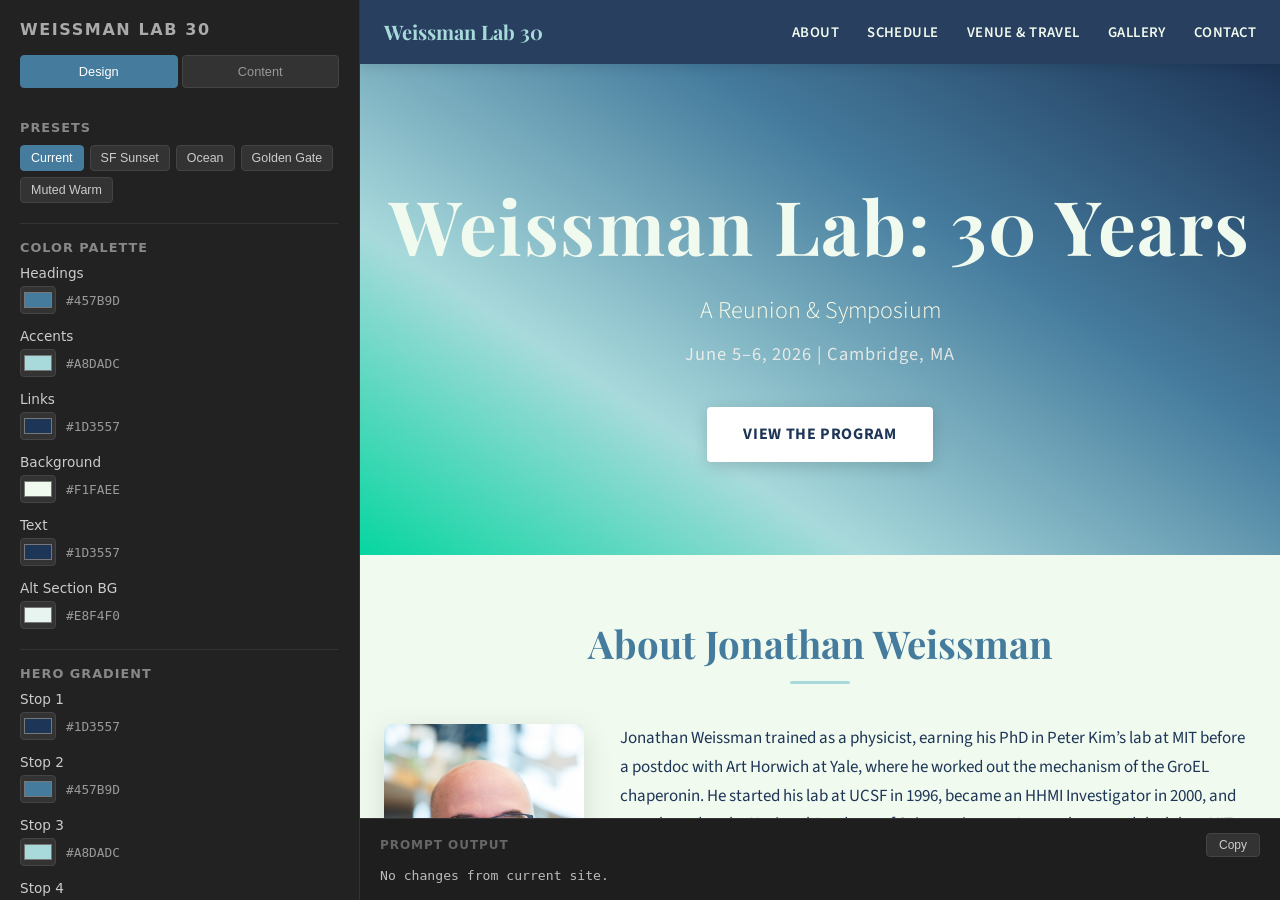
<file: playground.html>
<!DOCTYPE html>
<html lang="en">
<head>
<meta charset="UTF-8">
<meta name="viewport" content="width=device-width, initial-scale=1.0">
<title>Weissman Lab 30 — Design Playground</title>
<style>
  * { margin: 0; padding: 0; box-sizing: border-box; }
  body { font-family: -apple-system, BlinkMacSystemFont, 'Segoe UI', system-ui, sans-serif; background: #1a1a1a; color: #e0e0e0; height: 100vh; overflow: hidden; }

  .layout { display: grid; grid-template-columns: 360px 1fr; height: 100vh; }

  /* Controls panel */
  .controls { background: #222; border-right: 1px solid #333; overflow-y: auto; padding: 20px; }
  .controls h1 { font-size: 1rem; color: #aaa; text-transform: uppercase; letter-spacing: 0.1em; margin-bottom: 16px; }
  .controls h2 { font-size: 0.8rem; color: #888; text-transform: uppercase; letter-spacing: 0.08em; margin: 20px 0 10px; padding-top: 16px; border-top: 1px solid #333; }
  .controls h2:first-of-type { border-top: none; margin-top: 8px; }

  /* Tabs */
  .tabs { display: flex; gap: 4px; margin-bottom: 16px; }
  .tab-btn { flex: 1; background: #333; color: #999; border: 1px solid #444; border-radius: 4px; padding: 8px 4px; font-size: 0.8rem; cursor: pointer; transition: all 0.15s; text-align: center; }
  .tab-btn:hover { background: #444; color: #ccc; }
  .tab-btn.active { background: #457B9D; color: #fff; border-color: #457B9D; }
  .tab-content { display: none; }
  .tab-content.active { display: block; }

  .control-row { margin-bottom: 14px; }
  .control-row label { display: flex; justify-content: space-between; align-items: center; font-size: 0.85rem; color: #ccc; margin-bottom: 5px; }
  .control-row label span.val { font-family: 'SF Mono', 'Fira Code', monospace; font-size: 0.8rem; color: #888; }

  input[type="color"] { width: 36px; height: 28px; border: 1px solid #444; border-radius: 4px; background: #333; cursor: pointer; padding: 1px; }
  .color-control { display: flex; align-items: center; gap: 10px; }
  .color-control span { font-family: 'SF Mono', 'Fira Code', monospace; font-size: 0.8rem; color: #999; }

  input[type="range"] { width: 100%; accent-color: #457B9D; height: 4px; }
  input[type="text"], textarea { width: 100%; background: #2a2a2a; color: #ddd; border: 1px solid #444; border-radius: 4px; padding: 8px 10px; font-size: 0.85rem; font-family: -apple-system, BlinkMacSystemFont, 'Segoe UI', system-ui, sans-serif; }
  input[type="text"]:focus, textarea:focus { outline: none; border-color: #457B9D; }
  textarea { resize: vertical; min-height: 80px; line-height: 1.5; }

  select { width: 100%; background: #333; color: #ddd; border: 1px solid #444; border-radius: 4px; padding: 6px 8px; font-size: 0.85rem; }

  /* Presets */
  .presets { display: flex; flex-wrap: wrap; gap: 6px; margin-bottom: 8px; }
  .preset-btn { background: #333; color: #ccc; border: 1px solid #444; border-radius: 4px; padding: 5px 10px; font-size: 0.78rem; cursor: pointer; transition: all 0.15s; }
  .preset-btn:hover { background: #444; color: #fff; }
  .preset-btn.active { background: #457B9D; color: #fff; border-color: #457B9D; }

  /* Right side */
  .right-panel { display: flex; flex-direction: column; overflow: hidden; }

  /* Preview */
  .preview-wrap { flex: 1; overflow: auto; background: #fff; }
  .preview-wrap iframe { width: 100%; height: 100%; border: none; }

  /* Prompt */
  .prompt-panel { background: #1e1e1e; border-top: 1px solid #333; padding: 14px 20px; max-height: 200px; overflow-y: auto; }
  .prompt-panel h3 { font-size: 0.75rem; color: #666; text-transform: uppercase; letter-spacing: 0.08em; margin-bottom: 8px; display: flex; justify-content: space-between; align-items: center; }
  .prompt-text { font-family: 'SF Mono', 'Fira Code', monospace; font-size: 0.82rem; line-height: 1.6; color: #bbb; white-space: pre-wrap; }
  .copy-btn { background: #333; color: #ccc; border: 1px solid #444; border-radius: 4px; padding: 4px 12px; font-size: 0.75rem; cursor: pointer; transition: all 0.15s; }
  .copy-btn:hover { background: #444; color: #fff; }
  .copy-btn.copied { background: #2A9D8F; color: #fff; border-color: #2A9D8F; }

  .field-label { font-size: 0.82rem; color: #aaa; margin-bottom: 4px; display: block; }
  .text-group { margin-bottom: 16px; }
</style>
</head>
<body>
<div class="layout">
  <div class="controls">
    <h1>Weissman Lab 30</h1>

    <div class="tabs">
      <button class="tab-btn active" onclick="switchTab('design')">Design</button>
      <button class="tab-btn" onclick="switchTab('text')">Content</button>
    </div>

    <!-- DESIGN TAB -->
    <div id="tab-design" class="tab-content active">
      <h2>Presets</h2>
      <div class="presets">
        <button class="preset-btn active" onclick="applyPreset('current')">Current</button>
        <button class="preset-btn" onclick="applyPreset('sf-sunset')">SF Sunset</button>
        <button class="preset-btn" onclick="applyPreset('ocean')">Ocean</button>
        <button class="preset-btn" onclick="applyPreset('golden-gate')">Golden Gate</button>
        <button class="preset-btn" onclick="applyPreset('muted')">Muted Warm</button>
      </div>

      <h2>Color Palette</h2>
      <div class="control-row">
        <label>Headings</label>
        <div class="color-control">
          <input type="color" id="c-coral" value="#457B9D" oninput="update('coral', this.value)">
          <span id="v-coral">#457B9D</span>
        </div>
      </div>
      <div class="control-row">
        <label>Accents</label>
        <div class="color-control">
          <input type="color" id="c-gold" value="#A8DADC" oninput="update('gold', this.value)">
          <span id="v-gold">#A8DADC</span>
        </div>
      </div>
      <div class="control-row">
        <label>Links</label>
        <div class="color-control">
          <input type="color" id="c-teal" value="#1D3557" oninput="update('teal', this.value)">
          <span id="v-teal">#1D3557</span>
        </div>
      </div>
      <div class="control-row">
        <label>Background</label>
        <div class="color-control">
          <input type="color" id="c-cream" value="#F1FAEE" oninput="update('cream', this.value)">
          <span id="v-cream">#F1FAEE</span>
        </div>
      </div>
      <div class="control-row">
        <label>Text</label>
        <div class="color-control">
          <input type="color" id="c-charcoal" value="#1D3557" oninput="update('charcoal', this.value)">
          <span id="v-charcoal">#1D3557</span>
        </div>
      </div>
      <div class="control-row">
        <label>Alt Section BG</label>
        <div class="color-control">
          <input type="color" id="c-graylight" value="#E8F4F0" oninput="update('graylight', this.value)">
          <span id="v-graylight">#E8F4F0</span>
        </div>
      </div>

      <h2>Hero Gradient</h2>
      <div class="control-row">
        <label>Stop 1</label>
        <div class="color-control">
          <input type="color" id="c-grad1" value="#1D3557" oninput="update('grad1', this.value)">
          <span id="v-grad1">#1D3557</span>
        </div>
      </div>
      <div class="control-row">
        <label>Stop 2</label>
        <div class="color-control">
          <input type="color" id="c-grad2" value="#457B9D" oninput="update('grad2', this.value)">
          <span id="v-grad2">#457B9D</span>
        </div>
      </div>
      <div class="control-row">
        <label>Stop 3</label>
        <div class="color-control">
          <input type="color" id="c-grad3" value="#A8DADC" oninput="update('grad3', this.value)">
          <span id="v-grad3">#A8DADC</span>
        </div>
      </div>
      <div class="control-row">
        <label>Stop 4</label>
        <div class="color-control">
          <input type="color" id="c-grad4" value="#06D6A0" oninput="update('grad4', this.value)">
          <span id="v-grad4">#06D6A0</span>
        </div>
      </div>
      <div class="control-row">
        <label>Angle <span class="val" id="v-gradangle">213°</span></label>
        <input type="range" min="0" max="360" value="213" oninput="update('gradAngle', this.value)">
      </div>

      <h2>Typography</h2>
      <div class="control-row">
        <label>Hero Title <span class="val" id="v-herosize">4.7rem</span></label>
        <input type="range" min="2" max="6" step="0.1" value="4.7" oninput="update('heroSize', this.value)">
      </div>
      <div class="control-row">
        <label>Section Heading <span class="val" id="v-h2size">2.4rem</span></label>
        <input type="range" min="1.4" max="3.5" step="0.1" value="2.4" oninput="update('h2Size', this.value)">
      </div>
      <div class="control-row">
        <label>Body Text <span class="val" id="v-bodysize">17px</span></label>
        <input type="range" min="14" max="22" step="1" value="17" oninput="update('bodySize', this.value)">
      </div>

      <h2>Spacing</h2>
      <div class="control-row">
        <label>Section Padding <span class="val" id="v-secpad">64px</span></label>
        <input type="range" min="40" max="120" step="4" value="64" oninput="update('sectionPad', this.value)">
      </div>
      <div class="control-row">
        <label>Nav Height <span class="val" id="v-navheight">64px</span></label>
        <input type="range" min="48" max="80" step="2" value="64" oninput="update('navHeight', this.value)">
      </div>
      <div class="control-row">
        <label>Hero Height <span class="val" id="v-heroheight">60vh</span></label>
        <input type="range" min="30" max="100" step="5" value="60" oninput="update('heroHeight', this.value)">
      </div>

      <h2>Nav Bar</h2>
      <div class="control-row">
        <label>Nav Background</label>
        <div class="color-control">
          <input type="color" id="c-navbg" value="#1D3557" oninput="update('navBg', this.value)">
          <span id="v-navbg">#1D3557</span>
        </div>
      </div>
      <div class="control-row">
        <label>Nav Opacity <span class="val" id="v-navopacity">0.95</span></label>
        <input type="range" min="0.5" max="1" step="0.02" value="0.95" oninput="update('navOpacity', this.value)">
      </div>
    </div>

    <!-- TEXT TAB -->
    <div id="tab-text" class="tab-content">
      <h2>Hero</h2>
      <div class="text-group">
        <span class="field-label">Title</span>
        <input type="text" id="t-heroTitle" value="Weissman Lab: 30 Years" oninput="updateText('heroTitle', this.value)">
      </div>
      <div class="text-group">
        <span class="field-label">Subtitle</span>
        <input type="text" id="t-heroSubtitle" value="A Reunion &amp; Symposium" oninput="updateText('heroSubtitle', this.value)">
      </div>
      <div class="text-group">
        <span class="field-label">Date line</span>
        <input type="text" id="t-heroDate" value="June 5–6, 2026  |  Cambridge, MA" oninput="updateText('heroDate', this.value)">
      </div>
      <div class="text-group">
        <span class="field-label">Button text</span>
        <input type="text" id="t-heroBtn" value="View the Program" oninput="updateText('heroBtn', this.value)">
      </div>

      <h2>About</h2>
      <div class="text-group">
        <span class="field-label">Section heading</span>
        <input type="text" id="t-aboutHeading" value="About Jonathan Weissman" oninput="updateText('aboutHeading', this.value)">
      </div>
      <div class="text-group">
        <span class="field-label">Bio paragraph 1</span>
        <textarea id="t-bio1" oninput="updateText('bio1', this.value)">Jonathan Weissman trained as a physicist, earning his PhD in Peter Kim's lab at MIT before a postdoc with Art Horwich at Yale, where he worked out the mechanism of the GroEL chaperonin. He started his lab at UCSF in 1996, became an HHMI Investigator in 2000, and was elected to the National Academy of Sciences in 2009. In 2020 he moved the lab to MIT and the Whitehead Institute, where he holds the Landon T. Clay Professorship in Biology.</textarea>
      </div>
      <div class="text-group">
        <span class="field-label">Bio paragraph 2</span>
        <textarea id="t-bio2" oninput="updateText('bio2', this.value)">Over three decades, the lab has moved from protein folding and yeast prions to building some of the most widely used tools in modern genomics — ribosome profiling, NET-seq, CRISPRi/CRISPRa, and Perturb-seq — while training generations of scientists who now lead their own labs and companies around the world.</textarea>
      </div>

      <h2>Schedule</h2>
      <div class="text-group">
        <span class="field-label">Friday event</span>
        <textarea id="t-fridayEvent" rows="2" oninput="updateText('fridayEvent', this.value)">Join us at Flat Top Johnny's (1 Kendall Square, Building 200, Cambridge) for an evening of catching up. +1's and families welcome.</textarea>
      </div>
      <div class="text-group">
        <span class="field-label">Saturday symposium</span>
        <textarea id="t-satSymposium" rows="2" oninput="updateText('satSymposium', this.value)">Scientific talks and panel discussions at the Whitehead Institute (455 Main Street, Cambridge).</textarea>
      </div>

      <h2>Gallery</h2>
      <div class="text-group">
        <span class="field-label">Gallery text</span>
        <input type="text" id="t-galleryText" value="Share your favorite Weissman Lab memories! Browse photos from 30 years of science and community, or add your own." oninput="updateText('galleryText', this.value)">
      </div>
      <div class="text-group">
        <span class="field-label">Button text</span>
        <input type="text" id="t-galleryBtn" value="View &amp; Add Photos" oninput="updateText('galleryBtn', this.value)">
      </div>

      <h2>Contact</h2>
      <div class="text-group">
        <span class="field-label">Contact intro</span>
        <input type="text" id="t-contactIntro" value="This event is organized by members of the Weissman Lab community." oninput="updateText('contactIntro', this.value)">
      </div>
      <div class="text-group">
        <span class="field-label">Footer text</span>
        <input type="text" id="t-footerText" value="Made with care for 30 years of science and community." oninput="updateText('footerText', this.value)">
      </div>
    </div>
  </div>

  <div class="right-panel">
    <div class="preview-wrap">
      <iframe id="preview"></iframe>
    </div>
    <div class="prompt-panel">
      <h3>Prompt Output <button class="copy-btn" id="copyBtn" onclick="copyPrompt()">Copy</button></h3>
      <div class="prompt-text" id="promptOutput"></div>
    </div>
  </div>
</div>

<script>
// --- Tabs ---
function switchTab(name) {
  document.querySelectorAll('.tab-btn').forEach(b => b.classList.remove('active'));
  document.querySelectorAll('.tab-content').forEach(t => t.classList.remove('active'));
  document.getElementById('tab-' + name).classList.add('active');
  event.target.classList.add('active');
}

// --- Defaults (matching current site) ---
const DEFAULTS = {
  coral: '#457B9D', gold: '#A8DADC', teal: '#1D3557',
  cream: '#F1FAEE', charcoal: '#1D3557', graylight: '#E8F4F0',
  grad1: '#1D3557', grad2: '#457B9D', grad3: '#A8DADC', grad4: '#06D6A0',
  gradAngle: 213,
  heroSize: 4.7, h2Size: 2.4, bodySize: 17,
  sectionPad: 64, navHeight: 64, heroHeight: 60,
  navBg: '#1D3557', navOpacity: 0.95
};

const TEXT_DEFAULTS = {
  heroTitle: 'Weissman Lab: 30 Years',
  heroSubtitle: 'A Reunion & Symposium',
  heroDate: 'June 5\u20136, 2026  |  Cambridge, MA',
  heroBtn: 'View the Program',
  aboutHeading: 'About Jonathan Weissman',
  bio1: 'Jonathan Weissman trained as a physicist, earning his PhD in Peter Kim\u2019s lab at MIT before a postdoc with Art Horwich at Yale, where he worked out the mechanism of the GroEL chaperonin. He started his lab at UCSF in 1996, became an HHMI Investigator in 2000, and was elected to the National Academy of Sciences in 2009. In 2020 he moved the lab to MIT and the Whitehead Institute, where he holds the Landon T. Clay Professorship in Biology.',
  bio2: 'Over three decades, the lab has moved from protein folding and yeast prions to building some of the most widely used tools in modern genomics \u2014 ribosome profiling, NET-seq, CRISPRi/CRISPRa, and Perturb-seq \u2014 while training generations of scientists who now lead their own labs and companies around the world.',
  fridayEvent: 'Join us at Flat Top Johnny\u2019s (1 Kendall Square, Building 200, Cambridge) for an evening of catching up. +1\u2019s and families welcome.',
  satSymposium: 'Scientific talks and panel discussions at the Whitehead Institute (455 Main Street, Cambridge).',
  galleryText: 'Share your favorite Weissman Lab memories! Browse photos from 30 years of science and community, or add your own.',
  galleryBtn: 'View & Add Photos',
  contactIntro: 'This event is organized by members of the Weissman Lab community.',
  footerText: 'Made with care for 30 years of science and community.'
};

const PRESETS = {
  'current': { ...DEFAULTS },
  'sf-sunset': {
    coral: '#E85D3A', gold: '#F2A922', teal: '#2A9D8F',
    cream: '#FFF9F5', charcoal: '#2C2C2C', graylight: '#FFF3EC',
    grad1: '#FF6B35', grad2: '#F7931E', grad3: '#FFD23F', grad4: '#06D6A0',
    gradAngle: 135, heroSize: 4.7, h2Size: 2.4, bodySize: 17,
    sectionPad: 64, navHeight: 64, heroHeight: 60, navBg: '#1a1a2e', navOpacity: 0.95
  },
  'ocean': {
    coral: '#457B9D', gold: '#A8DADC', teal: '#1D3557',
    cream: '#F1FAEE', charcoal: '#1D3557', graylight: '#E8F4F0',
    grad1: '#1D3557', grad2: '#457B9D', grad3: '#A8DADC', grad4: '#06D6A0',
    gradAngle: 213, heroSize: 4.7, h2Size: 2.4, bodySize: 17,
    sectionPad: 64, navHeight: 64, heroHeight: 60, navBg: '#1D3557', navOpacity: 0.95
  },
  'golden-gate': {
    coral: '#C1440E', gold: '#E8740C', teal: '#5B8C5A',
    cream: '#FFF8F0', charcoal: '#2C2C2C', graylight: '#F5EDE4',
    grad1: '#8B1A1A', grad2: '#C1440E', grad3: '#E8740C', grad4: '#2C5F2D',
    gradAngle: 135, heroSize: 4.7, h2Size: 2.4, bodySize: 17,
    sectionPad: 64, navHeight: 64, heroHeight: 60, navBg: '#2C2C2C', navOpacity: 0.92
  },
  'muted': {
    coral: '#C17856', gold: '#D4A96A', teal: '#6B9080',
    cream: '#FAF6F1', charcoal: '#3D3D3D', graylight: '#F0EBE3',
    grad1: '#C17856', grad2: '#D4A96A', grad3: '#E8CFA0', grad4: '#6B9080',
    gradAngle: 140, heroSize: 4.7, h2Size: 2.4, bodySize: 17,
    sectionPad: 64, navHeight: 64, heroHeight: 60, navBg: '#3D3D3D', navOpacity: 0.94
  }
};

const state = { ...DEFAULTS };
const text = { ...TEXT_DEFAULTS };

function update(key, val) {
  if (['gradAngle','heroSize','h2Size','bodySize','sectionPad','navHeight','heroHeight','navOpacity'].includes(key)) {
    state[key] = parseFloat(val);
  } else {
    state[key] = val;
  }
  syncUI();
  renderPreview();
  updatePrompt();
}

function updateText(key, val) {
  text[key] = val;
  renderPreview();
  updatePrompt();
}

function applyPreset(name) {
  Object.assign(state, PRESETS[name]);
  document.querySelectorAll('.preset-btn').forEach(b => b.classList.remove('active'));
  event.target.classList.add('active');
  syncUI();
  renderPreview();
  updatePrompt();
}

function syncUI() {
  const colorKeys = ['coral','gold','teal','cream','charcoal','graylight','grad1','grad2','grad3','grad4','navBg'];
  colorKeys.forEach(k => {
    const el = document.getElementById('c-' + k.toLowerCase());
    const vl = document.getElementById('v-' + k.toLowerCase());
    if (el) el.value = state[k];
    if (vl) vl.textContent = state[k];
  });
  document.getElementById('v-gradangle').textContent = state.gradAngle + '\u00B0';
  document.getElementById('v-herosize').textContent = state.heroSize + 'rem';
  document.getElementById('v-h2size').textContent = state.h2Size + 'rem';
  document.getElementById('v-bodysize').textContent = state.bodySize + 'px';
  document.getElementById('v-secpad').textContent = state.sectionPad + 'px';
  document.getElementById('v-navheight').textContent = state.navHeight + 'px';
  document.getElementById('v-heroheight').textContent = state.heroHeight + 'vh';
  document.getElementById('v-navopacity').textContent = state.navOpacity;
  const sliders = document.querySelectorAll('#tab-design input[type="range"]');
  const sliderMap = { 0: 'gradAngle', 1: 'heroSize', 2: 'h2Size', 3: 'bodySize', 4: 'sectionPad', 5: 'navHeight', 6: 'heroHeight', 7: 'navOpacity' };
  sliders.forEach((s, i) => { if (sliderMap[i] !== undefined) s.value = state[sliderMap[i]]; });
}

function esc(s) { return s.replace(/&/g,'&amp;').replace(/</g,'&lt;').replace(/>/g,'&gt;').replace(/"/g,'&quot;'); }

function hexToRgba(hex, alpha) {
  const r = parseInt(hex.slice(1,3), 16);
  const g = parseInt(hex.slice(3,5), 16);
  const b = parseInt(hex.slice(5,7), 16);
  return `rgba(${r},${g},${b},${alpha})`;
}

function renderPreview() {
  const iframe = document.getElementById('preview');
  const gradient = `linear-gradient(${state.gradAngle}deg, ${state.grad1} 0%, ${state.grad2} 35%, ${state.grad3} 70%, ${state.grad4} 100%)`;
  const navBgRgba = hexToRgba(state.navBg, state.navOpacity);

  const html = `<!DOCTYPE html>
<html><head>
<link rel="preconnect" href="https://fonts.googleapis.com">
<link rel="preconnect" href="https://fonts.gstatic.com" crossorigin>
<link href="https://fonts.googleapis.com/css2?family=Playfair+Display:wght@400;700&family=Source+Sans+3:wght@300;400;600;700&display=swap" rel="stylesheet">
<style>
*{margin:0;padding:0;box-sizing:border-box}
html{scroll-behavior:smooth}
body{font-family:'Source Sans 3',sans-serif;color:${state.charcoal};background:${state.cream};line-height:1.7;font-size:${state.bodySize}px}
h1,h2,h3,h4{font-family:'Playfair Display',Georgia,serif;line-height:1.3}
a{color:${state.teal};text-decoration:none}
a:hover{color:${state.coral}}
img{max-width:100%;height:auto}
.container{max-width:1100px;margin:0 auto;padding:0 24px}
section{padding:${state.sectionPad}px 0}
section:nth-child(even){background:${state.graylight}}
h2{font-size:${state.h2Size}rem;margin-bottom:12px;color:${state.coral};text-align:center}
h2::after{content:'';display:block;width:60px;height:3px;background:${state.gold};margin:12px auto 40px;border-radius:2px}

#navbar{position:sticky;top:0;z-index:1000;background:${navBgRgba};backdrop-filter:blur(8px);box-shadow:0 2px 12px rgba(0,0,0,0.12)}
.nav-container{max-width:1100px;margin:0 auto;padding:0 24px;display:flex;align-items:center;justify-content:space-between;height:${state.navHeight}px}
.nav-logo{font-family:'Playfair Display',serif;font-size:1.25rem;color:${state.gold}!important;font-weight:700}
.nav-links{list-style:none;display:flex;gap:28px}
.nav-links a{color:${state.cream};font-size:0.92rem;font-weight:600;letter-spacing:0.03em;text-transform:uppercase;text-decoration:none}

#hero{position:relative;min-height:${state.heroHeight}vh;display:flex;align-items:center;justify-content:center;text-align:center;background:${gradient};padding:80px 24px 60px;overflow:hidden}
#hero h1{font-size:${state.heroSize}rem;color:${state.cream};margin-bottom:16px;letter-spacing:0.02em}
.hero-subtitle{font-size:1.5rem;color:#FFFDE7;font-weight:300;margin-bottom:8px}
.hero-date{font-size:1.15rem;color:rgba(255,248,240,0.8);margin-bottom:36px;letter-spacing:0.05em}
.btn{display:inline-block;padding:14px 36px;background:white;color:${state.charcoal};font-weight:700;font-size:1rem;border-radius:4px;letter-spacing:0.04em;text-transform:uppercase;box-shadow:0 4px 16px rgba(0,0,0,0.15);text-decoration:none}

.about-grid{display:grid;grid-template-columns:200px 1fr;gap:36px;align-items:start}
.about-photo img{border-radius:8px;box-shadow:0 8px 30px rgba(0,0,0,0.12)}
.about-text p{margin-bottom:16px}
.about-text h3{font-size:1.4rem;color:${state.coral};margin:28px 0 12px}
.milestones{list-style:none;border-left:3px solid ${state.gold};padding-left:20px}
.milestones li{margin-bottom:10px;position:relative}
.milestones li::before{content:'';position:absolute;left:-26px;top:10px;width:10px;height:10px;background:${state.gold};border-radius:50%}

.schedule-grid{display:grid;grid-template-columns:1fr 1fr;gap:40px}
.schedule-day h3{font-size:1.5rem;color:${state.coral};margin-bottom:20px;padding-bottom:10px;border-bottom:2px solid ${state.gold}}
.schedule-event{display:flex;gap:16px;margin-bottom:24px}
.event-time{flex-shrink:0;width:140px;font-weight:700;color:${state.gold};font-size:0.95rem}
.event-details strong{display:block;font-size:1.1rem;margin-bottom:4px}
.event-details p{color:#555;font-size:0.95rem}

.venue-grid{display:grid;grid-template-columns:1fr 1fr;gap:40px;align-items:start}
.venue-info h3{font-size:1.3rem;color:${state.coral};margin:24px 0 8px}
.venue-info h3:first-child{margin-top:0}
.venue-address{font-weight:600;color:${state.teal};margin-bottom:10px}
.hotel-list{list-style:none;padding:0}
.hotel-list li{padding:6px 0;border-bottom:1px solid rgba(0,0,0,0.06)}

.gallery-cta{text-align:center;margin-top:32px}
.btn-gallery{font-size:1.1rem;padding:16px 44px}

.organizers-grid{display:grid;grid-template-columns:repeat(3,1fr);gap:24px;margin-top:30px}
.organizer-card{background:white;border-radius:8px;padding:24px;text-align:center;box-shadow:0 2px 12px rgba(0,0,0,0.06)}
.organizer-card h4{color:${state.coral};margin-bottom:6px}
.contact-email{text-align:center;margin-top:32px;font-size:1.1rem}
.contact-email a{font-weight:600}
.draft-note{margin-top:20px;font-size:0.85rem;color:#999;font-style:italic}
.section-note{text-align:center;color:#888;font-style:italic;margin-bottom:30px}

footer{background:${state.charcoal};color:rgba(255,248,240,0.6);text-align:center;padding:28px 24px;font-size:0.9rem}
.footer-credit{margin-top:8px;font-size:0.8rem;opacity:0.6}
.footer-credit a{color:rgba(255,248,240,0.8)}
</style></head><body>
<nav id="navbar"><div class="nav-container">
<a class="nav-logo">Weissman Lab 30</a>
<ul class="nav-links"><li><a>About</a></li><li><a>Schedule</a></li><li><a>Venue &amp; Travel</a></li><li><a>Gallery</a></li><li><a>Contact</a></li></ul>
</div></nav>

<section id="hero">
<div style="position:relative;z-index:1">
<h1>${esc(text.heroTitle)}</h1>
<p class="hero-subtitle">${esc(text.heroSubtitle)}</p>
<p class="hero-date">${esc(text.heroDate)}</p>
<a class="btn">${esc(text.heroBtn)}</a>
</div>
</section>

<section id="about"><div class="container">
<h2>${esc(text.aboutHeading)}</h2>
<div class="about-grid">
<div class="about-photo"><img src="images/jonathan.jpg" alt="Jonathan Weissman"></div>
<div class="about-text">
<p>${esc(text.bio1)}</p>
<p>${esc(text.bio2)}</p>
<h3>Lab Milestones</h3>
<ul class="milestones">
<li><strong>1996</strong> — Lab opens at UCSF</li>
<li><strong>2000</strong> — Named HHMI Investigator</li>
<li><strong>2009</strong> — Elected to the National Academy of Sciences</li>
<li><strong>2020</strong> — Lab moves to MIT &amp; the Whitehead Institute</li>
<li><strong>2026</strong> — 30th anniversary!</li>
</ul>
<p class="draft-note">Bio and milestones drafted by Claude.</p>
</div></div></div></section>

<section id="schedule"><div class="container">
<h2>Schedule</h2>
<div class="schedule-grid">
<div class="schedule-day"><h3>Friday, June 5</h3>
<div class="schedule-event"><span class="event-time">6:00 PM</span><div class="event-details"><strong>Informal Gathering</strong><p>${esc(text.fridayEvent)}</p></div></div>
</div>
<div class="schedule-day"><h3>Saturday, June 6</h3>
<div class="schedule-event"><span class="event-time">9:00 AM – 5:00 PM</span><div class="event-details"><strong>Symposium</strong><p>${esc(text.satSymposium)}</p></div></div>
<div class="schedule-event"><span class="event-time">6:00 PM</span><div class="event-details"><strong>Dinner</strong><p>Location TBD — details to follow.</p></div></div>
<div class="schedule-event"><span class="event-time">9:00 PM – late</span><div class="event-details"><strong>Optional Social</strong><p>Location TBD — keep the celebration going.</p></div></div>
</div></div></div></section>

<section id="venue"><div class="container">
<h2>Venue &amp; Travel</h2>
<div class="venue-grid">
<div class="venue-info">
<h3>Whitehead Institute for Biomedical Research</h3>
<p class="venue-address">455 Main Street, Cambridge, MA 02142</p>
<p>Located in the heart of Kendall Square, a short walk from the Kendall/MIT Red Line T stop.</p>
<h3>Nearby Hotels</h3>
<ul class="hotel-list">
<li><strong>The Kendall Hotel</strong> — 350 Main St</li>
<li><strong>Le Méridien Boston Cambridge</strong> — 20 Sidney St</li>
<li><strong>Marriott Cambridge</strong> — 50 Broadway</li>
</ul>
<p class="section-note">We recommend booking early!</p>
</div>
<div style="background:#ddd;height:300px;border-radius:8px;display:flex;align-items:center;justify-content:center;color:#888">Map</div>
</div></div></section>

<section id="gallery"><div class="container">
<h2>Gallery</h2>
<p style="text-align:center">${esc(text.galleryText)}</p>
<div class="gallery-cta"><a class="btn btn-gallery">${esc(text.galleryBtn)}</a></div>
</div></section>

<section id="contact"><div class="container">
<h2>Contact &amp; Organizers</h2>
<p style="text-align:center">${esc(text.contactIntro)}</p>
<div class="organizers-grid">
<div class="organizer-card"><h4>Britt Adamson</h4></div>
<div class="organizer-card"><h4>Irina Cashen</h4></div>
<div class="organizer-card"><h4>Stirling Churchman</h4></div>
<div class="organizer-card"><h4>Tessa Dinnie</h4></div>
<div class="organizer-card"><h4>Marco Jost</h4></div>
<div class="organizer-card"><h4>Karina Smolyar</h4></div>
</div>
<p class="contact-email">Questions? Email <a>weissman.30th.reunion@gmail.com</a></p>
</div></section>

<footer><div class="container">
<p>&copy; 2026 Weissman Lab. ${esc(text.footerText)}</p>
<p class="footer-credit">This site was made by <a>Claude</a>.</p>
</div></footer>
</body></html>`;

  iframe.srcdoc = html;
}

function updatePrompt() {
  const parts = [];
  const d = DEFAULTS;

  // Design changes
  const colorChanges = [];
  if (state.coral !== d.coral) colorChanges.push(`headings to ${state.coral}`);
  if (state.gold !== d.gold) colorChanges.push(`accents to ${state.gold}`);
  if (state.teal !== d.teal) colorChanges.push(`links to ${state.teal}`);
  if (state.cream !== d.cream) colorChanges.push(`background to ${state.cream}`);
  if (state.charcoal !== d.charcoal) colorChanges.push(`text color to ${state.charcoal}`);
  if (state.graylight !== d.graylight) colorChanges.push(`alternating section background to ${state.graylight}`);
  if (colorChanges.length) parts.push('Change the color palette: ' + colorChanges.join(', ') + '.');

  const gradChanged = state.grad1 !== d.grad1 || state.grad2 !== d.grad2 || state.grad3 !== d.grad3 || state.grad4 !== d.grad4 || state.gradAngle !== d.gradAngle;
  if (gradChanged) {
    parts.push(`Update the hero gradient to: linear-gradient(${state.gradAngle}deg, ${state.grad1} 0%, ${state.grad2} 35%, ${state.grad3} 70%, ${state.grad4} 100%).`);
  }

  const typoChanges = [];
  if (state.heroSize !== d.heroSize) typoChanges.push(`hero title to ${state.heroSize}rem`);
  if (state.h2Size !== d.h2Size) typoChanges.push(`section headings to ${state.h2Size}rem`);
  if (state.bodySize !== d.bodySize) typoChanges.push(`body text to ${state.bodySize}px`);
  if (typoChanges.length) parts.push('Adjust font sizes: ' + typoChanges.join(', ') + '.');

  const spaceChanges = [];
  if (state.sectionPad !== d.sectionPad) spaceChanges.push(`section padding to ${state.sectionPad}px`);
  if (state.navHeight !== d.navHeight) spaceChanges.push(`nav height to ${state.navHeight}px`);
  if (state.heroHeight !== d.heroHeight) spaceChanges.push(`hero height to ${state.heroHeight}vh`);
  if (spaceChanges.length) parts.push('Change spacing: ' + spaceChanges.join(', ') + '.');

  const navChanged = state.navBg !== d.navBg || state.navOpacity !== d.navOpacity;
  if (navChanged) {
    parts.push(`Update nav bar background to ${state.navBg} at ${state.navOpacity} opacity.`);
  }

  // Text changes
  const td = TEXT_DEFAULTS;
  const textChanges = [];
  if (text.heroTitle !== td.heroTitle) textChanges.push(`Change the hero title to: "${text.heroTitle}"`);
  if (text.heroSubtitle !== td.heroSubtitle) textChanges.push(`Change the hero subtitle to: "${text.heroSubtitle}"`);
  if (text.heroDate !== td.heroDate) textChanges.push(`Change the hero date line to: "${text.heroDate}"`);
  if (text.heroBtn !== td.heroBtn) textChanges.push(`Change the hero button text to: "${text.heroBtn}"`);
  if (text.aboutHeading !== td.aboutHeading) textChanges.push(`Change the About section heading to: "${text.aboutHeading}"`);
  if (text.bio1 !== td.bio1) textChanges.push(`Change bio paragraph 1 to: "${text.bio1}"`);
  if (text.bio2 !== td.bio2) textChanges.push(`Change bio paragraph 2 to: "${text.bio2}"`);
  if (text.fridayEvent !== td.fridayEvent) textChanges.push(`Change Friday event description to: "${text.fridayEvent}"`);
  if (text.satSymposium !== td.satSymposium) textChanges.push(`Change Saturday symposium description to: "${text.satSymposium}"`);
  if (text.galleryText !== td.galleryText) textChanges.push(`Change gallery text to: "${text.galleryText}"`);
  if (text.galleryBtn !== td.galleryBtn) textChanges.push(`Change gallery button text to: "${text.galleryBtn}"`);
  if (text.contactIntro !== td.contactIntro) textChanges.push(`Change contact intro to: "${text.contactIntro}"`);
  if (text.footerText !== td.footerText) textChanges.push(`Change footer text to: "${text.footerText}"`);

  if (textChanges.length) parts.push('Text changes:\n' + textChanges.join('\n'));

  const output = document.getElementById('promptOutput');
  if (parts.length === 0) {
    output.textContent = 'No changes from current site.';
  } else {
    output.textContent = 'Update the Weissman Lab 30 site:\n\n' + parts.join('\n\n');
  }
}

function copyPrompt() {
  const txt = document.getElementById('promptOutput').textContent;
  navigator.clipboard.writeText(txt);
  const btn = document.getElementById('copyBtn');
  btn.textContent = 'Copied!';
  btn.classList.add('copied');
  setTimeout(() => { btn.textContent = 'Copy'; btn.classList.remove('copied'); }, 1500);
}

// Init
renderPreview();
updatePrompt();
</script>
</body>
</html>
</file>
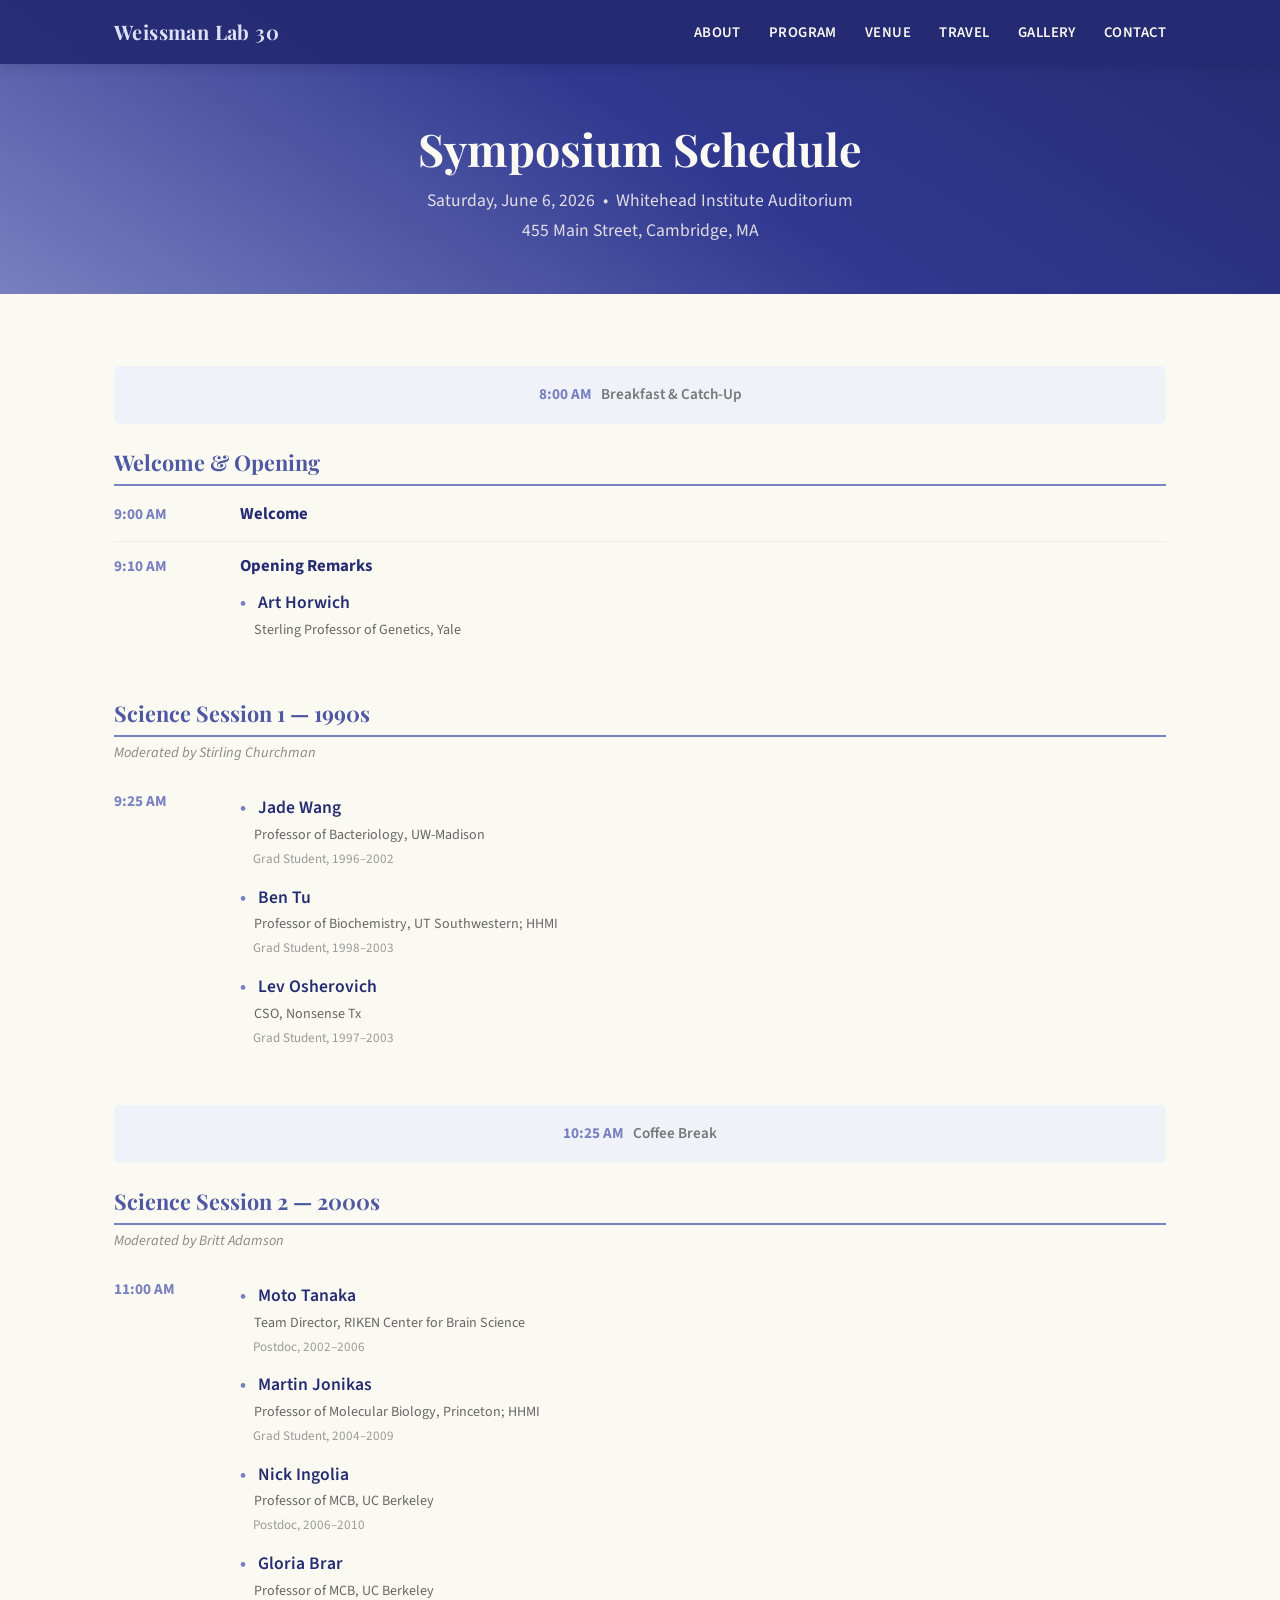
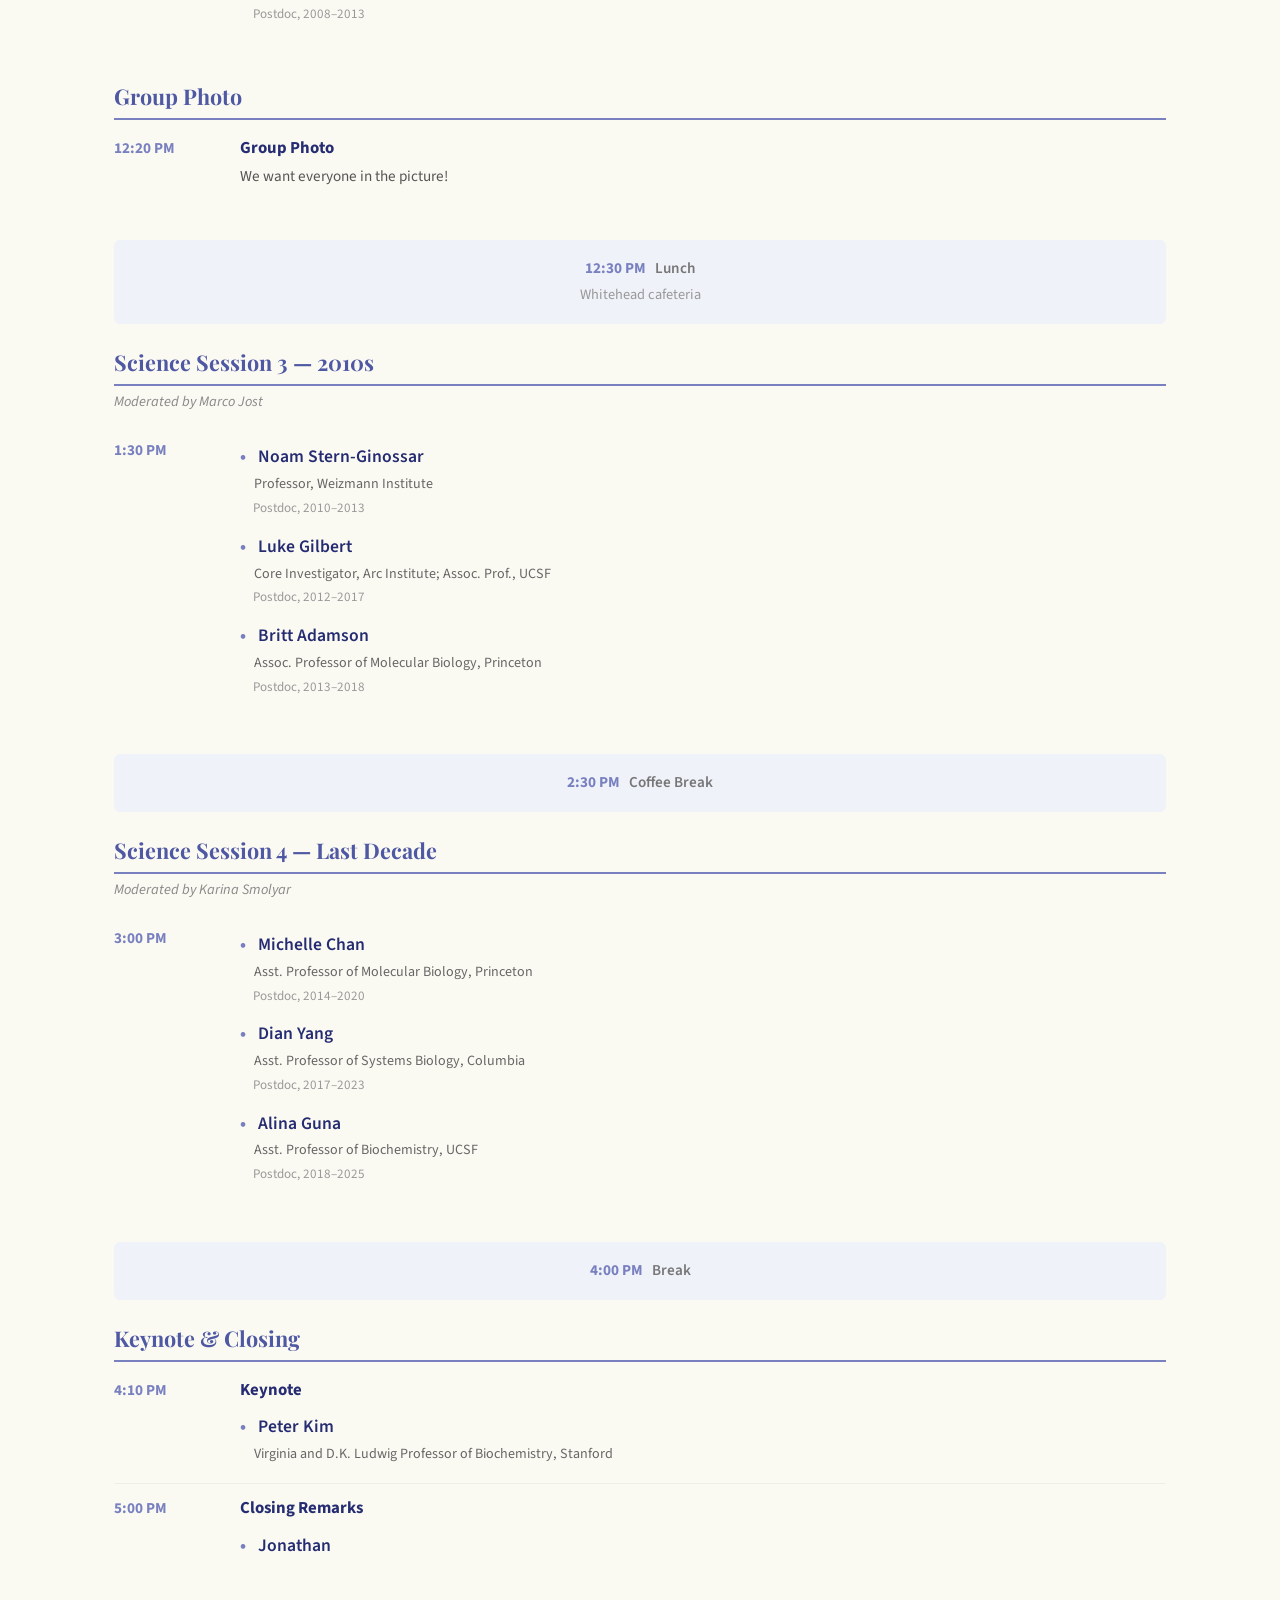
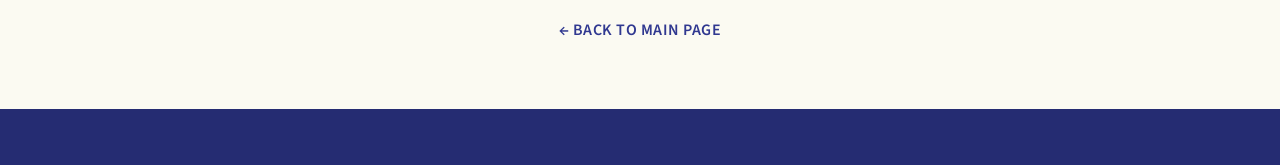
<file: schedule.html>
<!DOCTYPE html>
<html lang="en">
<head>
  <meta charset="UTF-8">
  <meta name="viewport" content="width=device-width, initial-scale=1.0">
  <title>Symposium Schedule — Weissman Lab: 30 Years</title>
  <meta name="description" content="Full symposium schedule for the Weissman Lab 30th Anniversary, Saturday June 6, 2026 at the Whitehead Institute.">
  <link rel="icon" type="image/png" href="images/logo.png">
  <link rel="apple-touch-icon" href="images/logo.png">

  <!-- Google Fonts -->
  <link rel="preconnect" href="https://fonts.googleapis.com">
  <link rel="preconnect" href="https://fonts.gstatic.com" crossorigin>
  <link href="https://fonts.googleapis.com/css2?family=Playfair+Display:wght@400;700&family=Source+Sans+3:wght@300;400;600;700&display=swap" rel="stylesheet">

  <link rel="stylesheet" href="css/style.css">
  <style>
    /* Schedule page specific styles */
    .schedule-page-header {
      background: linear-gradient(213deg, #252C72 0%, #303890 48%, #7880C0 100%);
      padding: 120px 24px 48px;
      text-align: center;
    }

    .schedule-page-header h1 {
      font-size: 2.8rem;
      color: var(--cream);
      margin-bottom: 8px;
    }

    .schedule-page-header p {
      color: rgba(255, 248, 240, 0.85);
      font-size: 1.1rem;
    }

    .schedule-full {
      padding: 48px 0 64px;
    }

    .schedule-full .schedule-block {
      margin-bottom: 40px;
    }

    .schedule-full .schedule-block:last-child {
      margin-bottom: 0;
    }

    .schedule-block h3 {
      font-size: 1.35rem;
      color: var(--coral);
      margin-bottom: 4px;
      padding-bottom: 8px;
      border-bottom: 2px solid var(--gold);
    }

    .session-moderator {
      font-size: 0.9rem;
      color: #888;
      margin-bottom: 12px;
      font-style: italic;
    }

    .schedule-item {
      display: flex;
      gap: 16px;
      padding: 10px 0;
      border-bottom: 1px solid rgba(0,0,0,0.05);
    }

    .schedule-item:last-child {
      border-bottom: none;
    }

    .schedule-item .time {
      flex-shrink: 0;
      width: 110px;
      font-weight: 700;
      color: var(--gold);
      font-size: 0.95rem;
      padding-top: 2px;
    }

    .schedule-item .detail {
      flex: 1;
    }

    .schedule-item .detail strong {
      display: block;
      font-size: 1.05rem;
      margin-bottom: 2px;
    }

    .schedule-item .detail .speakers-list {
      color: var(--charcoal);
      font-size: 1.1rem;
      padding-left: 0;
      list-style: none;
    }

    .schedule-item .detail .speakers-list li {
      padding: 6px 0;
      font-weight: 600;
    }

    .schedule-item .detail .speakers-list li::before {
      content: "\2022";
      color: var(--gold);
      font-weight: bold;
      display: inline-block;
      width: 1em;
    }

    .speaker-title {
      display: block;
      font-weight: 400;
      font-size: 0.88rem;
      color: #666;
      margin-top: 1px;
      padding-left: 1em;
    }

    .speaker-lab-role {
      display: block;
      font-weight: 400;
      font-size: 0.82rem;
      color: #999;
      padding-left: 1em;
    }

    /* Break items: lighter, visually distinct */
    .schedule-break {
      text-align: center;
      padding: 16px 0;
      margin: 24px 0;
      background: var(--gray-light);
      border-radius: 6px;
      color: #888;
      font-size: 0.95rem;
    }

    .schedule-break .time {
      font-weight: 700;
      color: var(--gold);
    }

    .schedule-break .label {
      font-weight: 600;
      color: #777;
    }

    .schedule-break .sub {
      font-size: 0.9rem;
      color: #999;
    }

    .back-link {
      text-align: center;
      margin-top: 40px;
    }

    .back-link a {
      font-weight: 600;
      font-size: 1rem;
      text-transform: uppercase;
      letter-spacing: 0.03em;
    }

    @media (max-width: 650px) {
      .schedule-page-header h1 {
        font-size: 2rem;
      }

      .schedule-item {
        flex-direction: column;
        gap: 4px;
      }

      .schedule-item .time {
        width: auto;
      }
    }
  </style>
</head>
<body>

  <!-- Navigation -->
  <nav id="navbar">
    <div class="nav-container">
      <a href="index.html" class="nav-logo">Weissman Lab 30</a>
      <button class="nav-toggle" aria-label="Toggle navigation" aria-expanded="false">
        <span></span>
        <span></span>
        <span></span>
      </button>
      <ul class="nav-links">
        <li><a href="index.html#about">About</a></li>
        <li><a href="index.html#program">Program</a></li>
        <li><a href="index.html#venue">Venue</a></li>
        <li><a href="index.html#travel">Travel</a></li>
        <li><a href="index.html#gallery">Gallery</a></li>
        <li><a href="index.html#contact">Contact</a></li>
      </ul>
    </div>
  </nav>

  <!-- Header -->
  <div class="schedule-page-header">
    <h1>Symposium Schedule</h1>
    <p>Saturday, June 6, 2026 &nbsp;&bull;&nbsp; Whitehead Institute Auditorium</p>
    <p>455 Main Street, Cambridge, MA</p>
  </div>

  <!-- Full Schedule -->
  <section class="schedule-full">
    <div class="container">

      <!-- Breakfast -->
      <div class="schedule-break">
        <span class="time">8:00 AM</span> &nbsp; <span class="label">Breakfast &amp; Catch-Up</span>
      </div>

      <!-- Opening -->
      <div class="schedule-block">
        <h3>Welcome &amp; Opening</h3>
        <div class="schedule-item">
          <span class="time">9:00 AM</span>
          <div class="detail">
            <strong>Welcome</strong>
          </div>
        </div>
        <div class="schedule-item">
          <span class="time">9:10 AM</span>
          <div class="detail">
            <strong>Opening Remarks</strong>
            <ul class="speakers-list">
              <li>Art Horwich<span class="speaker-title">Sterling Professor of Genetics, Yale</span></li>
            </ul>
          </div>
        </div>
      </div>

      <!-- Session 1 -->
      <div class="schedule-block">
        <h3>Science Session 1 — 1990s</h3>
        <p class="session-moderator">Moderated by Stirling Churchman</p>
        <div class="schedule-item">
          <span class="time">9:25 AM</span>
          <div class="detail">
            <ul class="speakers-list">
              <li>Jade Wang<span class="speaker-title">Professor of Bacteriology, UW-Madison</span><span class="speaker-lab-role">Grad Student, 1996&ndash;2002</span></li>
              <li>Ben Tu<span class="speaker-title">Professor of Biochemistry, UT Southwestern; HHMI</span><span class="speaker-lab-role">Grad Student, 1998&ndash;2003</span></li>
              <li>Lev Osherovich<span class="speaker-title">CSO, Nonsense Tx</span><span class="speaker-lab-role">Grad Student, 1997&ndash;2003</span></li>
            </ul>
          </div>
        </div>
      </div>

      <div class="schedule-break">
        <span class="time">10:25 AM</span> &nbsp; <span class="label">Coffee Break</span>
      </div>

      <!-- Session 2 -->
      <div class="schedule-block">
        <h3>Science Session 2 — 2000s</h3>
        <p class="session-moderator">Moderated by Britt Adamson</p>
        <div class="schedule-item">
          <span class="time">11:00 AM</span>
          <div class="detail">
            <ul class="speakers-list">
              <li>Moto Tanaka<span class="speaker-title">Team Director, RIKEN Center for Brain Science</span><span class="speaker-lab-role">Postdoc, 2002&ndash;2006</span></li>
              <li>Martin Jonikas<span class="speaker-title">Professor of Molecular Biology, Princeton; HHMI</span><span class="speaker-lab-role">Grad Student, 2004&ndash;2009</span></li>
              <li>Nick Ingolia<span class="speaker-title">Professor of MCB, UC Berkeley</span><span class="speaker-lab-role">Postdoc, 2006&ndash;2010</span></li>
              <li>Gloria Brar<span class="speaker-title">Professor of MCB, UC Berkeley</span><span class="speaker-lab-role">Postdoc, 2008&ndash;2013</span></li>
            </ul>
          </div>
        </div>
      </div>

      <div class="schedule-block">
        <h3>Group Photo</h3>
        <div class="schedule-item">
          <span class="time">12:20 PM</span>
          <div class="detail">
            <strong>Group Photo</strong>
            <p style="color: #555; font-size: 0.95rem;">We want everyone in the picture!</p>
          </div>
        </div>
      </div>

      <div class="schedule-break">
        <span class="time">12:30 PM</span> &nbsp; <span class="label">Lunch</span>
        <br><span class="sub">Whitehead cafeteria</span>
      </div>

      <!-- Session 3 -->
      <div class="schedule-block">
        <h3>Science Session 3 — 2010s</h3>
        <p class="session-moderator">Moderated by Marco Jost</p>
        <div class="schedule-item">
          <span class="time">1:30 PM</span>
          <div class="detail">
            <ul class="speakers-list">
              <li>Noam Stern-Ginossar<span class="speaker-title">Professor, Weizmann Institute</span><span class="speaker-lab-role">Postdoc, 2010&ndash;2013</span></li>
              <li>Luke Gilbert<span class="speaker-title">Core Investigator, Arc Institute; Assoc. Prof., UCSF</span><span class="speaker-lab-role">Postdoc, 2012&ndash;2017</span></li>
              <li>Britt Adamson<span class="speaker-title">Assoc. Professor of Molecular Biology, Princeton</span><span class="speaker-lab-role">Postdoc, 2013&ndash;2018</span></li>
            </ul>
          </div>
        </div>
      </div>

      <div class="schedule-break">
        <span class="time">2:30 PM</span> &nbsp; <span class="label">Coffee Break</span>
      </div>

      <!-- Session 4 -->
      <div class="schedule-block">
        <h3>Science Session 4 — Last Decade</h3>
        <p class="session-moderator">Moderated by Karina Smolyar</p>
        <div class="schedule-item">
          <span class="time">3:00 PM</span>
          <div class="detail">
            <ul class="speakers-list">
              <li>Michelle Chan<span class="speaker-title">Asst. Professor of Molecular Biology, Princeton</span><span class="speaker-lab-role">Postdoc, 2014&ndash;2020</span></li>
              <li>Dian Yang<span class="speaker-title">Asst. Professor of Systems Biology, Columbia</span><span class="speaker-lab-role">Postdoc, 2017&ndash;2023</span></li>
              <li>Alina Guna<span class="speaker-title">Asst. Professor of Biochemistry, UCSF</span><span class="speaker-lab-role">Postdoc, 2018&ndash;2025</span></li>
            </ul>
          </div>
        </div>
      </div>

      <div class="schedule-break">
        <span class="time">4:00 PM</span> &nbsp; <span class="label">Break</span>
      </div>

      <!-- Keynote & Closing -->
      <div class="schedule-block">
        <h3>Keynote &amp; Closing</h3>
        <div class="schedule-item">
          <span class="time">4:10 PM</span>
          <div class="detail">
            <strong>Keynote</strong>
            <ul class="speakers-list">
              <li>Peter Kim<span class="speaker-title">Virginia and D.K. Ludwig Professor of Biochemistry, Stanford</span></li>
            </ul>
          </div>
        </div>
        <div class="schedule-item">
          <span class="time">5:00 PM</span>
          <div class="detail">
            <strong>Closing Remarks</strong>
            <ul class="speakers-list">
              <li>Jonathan</li>
            </ul>
          </div>
        </div>
      </div>

      <div class="back-link">
        <a href="index.html#program">&larr; Back to main page</a>
      </div>

    </div>
  </section>

  <!-- Footer -->
  <footer>
    <div class="container">
    </div>
  </footer>

  <script src="js/main.js"></script>
</body>
</html>
</file>
<file: css/style.css>
/* ===========================
   Weissman Lab 30th Anniversary
   =========================== */

:root {
  --gold: #7880C0;
  --burgundy: #4F58A3;
  --cream: #FBFAF2;
  --charcoal: #252C72;
  --gold-light: #DDE1F8;
  --burgundy-dark: #303890;
  --gray-light: #F0F2FA;
  --teal: #303890;
  --coral: #4F58A3;
  --sunset: #B9BFE8;
}

/* Reset */
*, *::before, *::after {
  margin: 0;
  padding: 0;
  box-sizing: border-box;
}

html {
  scroll-behavior: smooth;
  scroll-padding-top: 70px;
}

body {
  font-family: 'Source Sans 3', 'Source Sans Pro', sans-serif;
  color: var(--charcoal);
  background: var(--cream);
  line-height: 1.7;
  font-size: 17px;
}

h1, h2, h3, h4 {
  font-family: 'Playfair Display', Georgia, serif;
  line-height: 1.3;
}

a {
  color: var(--teal);
  text-decoration: none;
  transition: color 0.2s;
}

a:hover {
  color: var(--coral);
}

img {
  max-width: 100%;
  height: auto;
}

.container {
  max-width: 1100px;
  margin: 0 auto;
  padding: 0 24px;
}

section {
  padding: 64px 0;
}

section:nth-child(even) {
  background: var(--gray-light);
}

h2 {
  font-size: 2.4rem;
  margin-bottom: 12px;
  color: var(--coral);
  text-align: center;
}

h2::after {
  content: '';
  display: block;
  width: 60px;
  height: 3px;
  background: var(--gold);
  margin: 12px auto 40px;
  border-radius: 2px;
}

.section-note {
  text-align: center;
  color: #888;
  font-style: italic;
  margin-bottom: 30px;
}

/* ---- Navigation ---- */

#navbar {
  position: fixed;
  top: 0;
  left: 0;
  right: 0;
  z-index: 1000;
  background: rgba(37, 44, 114, 0.95);
  backdrop-filter: blur(8px);
  box-shadow: 0 2px 12px rgba(0,0,0,0.12);
}

.nav-container {
  max-width: 1100px;
  margin: 0 auto;
  padding: 0 24px;
  position: relative;
  display: flex;
  align-items: center;
  justify-content: space-between;
  height: 64px;
}

.nav-logo {
  font-family: 'Playfair Display', serif;
  font-size: 1.25rem;
  color: var(--gold-light) !important;
  font-weight: 700;
  letter-spacing: 0.02em;
  flex: 0 0 auto;
  white-space: nowrap;
}

.nav-links {
  list-style: none;
  display: flex;
  gap: clamp(18px, 2.2vw, 28px);
  align-items: center;
}

.nav-links a {
  color: var(--cream);
  font-size: 0.92rem;
  font-weight: 600;
  letter-spacing: 0.03em;
  text-transform: uppercase;
  padding: 4px 0;
  border-bottom: 2px solid transparent;
  transition: border-color 0.2s, color 0.2s;
}

.nav-links a:hover,
.nav-links a.active {
  color: var(--gold);
  border-bottom-color: var(--gold);
}

/* Nav toggle (mobile) */
.nav-toggle {
  display: none;
  flex-direction: column;
  gap: 5px;
  background: none;
  border: none;
  cursor: pointer;
  padding: 4px;
}

.nav-toggle span {
  display: block;
  width: 26px;
  height: 2px;
  background: var(--cream);
  border-radius: 2px;
  transition: transform 0.3s, opacity 0.3s;
}

.nav-toggle.open span:nth-child(1) {
  transform: translateY(7px) rotate(45deg);
}

.nav-toggle.open span:nth-child(2) {
  opacity: 0;
}

.nav-toggle.open span:nth-child(3) {
  transform: translateY(-7px) rotate(-45deg);
}

/* ---- Hero ---- */

#hero {
  position: relative;
  min-height: 52vh;
  display: flex;
  align-items: center;
  justify-content: center;
  text-align: center;
  background: linear-gradient(213deg, #252C72 0%, #303890 38%, #7880C0 72%, #DDE1F8 100%);
  padding: 112px 24px 64px;
  overflow: hidden;
}

.hero-overlay {
  position: absolute;
  inset: 0;
  background:
    radial-gradient(ellipse at 20% 50%, rgba(251, 250, 242, 0.22) 0%, transparent 60%),
    radial-gradient(ellipse at 80% 80%, rgba(120, 128, 192, 0.24) 0%, transparent 50%);
  pointer-events: none;
}

.hero-content {
  position: relative;
  z-index: 1;
}

.hero-logo-badge {
  width: clamp(136px, 15vw, 184px);
  aspect-ratio: 1;
  margin: 0 auto 18px;
  padding: clamp(24px, 2.4vw, 32px);
  display: flex;
  align-items: center;
  justify-content: center;
  background: var(--cream);
  border-radius: 50%;
  box-shadow: 0 5px 18px rgba(0, 0, 0, 0.18);
}

.hero-logo {
  display: block;
  width: 100%;
  max-height: 100%;
  object-fit: contain;
}

#hero h1 {
  font-size: clamp(3rem, 6vw, 4.35rem);
  color: var(--cream);
  margin-bottom: 12px;
  letter-spacing: 0.02em;
}

.hero-subtitle {
  font-size: 1.5rem;
  color: var(--cream);
  font-weight: 300;
  margin-bottom: 8px;
}

.hero-date {
  font-size: 1.15rem;
  color: rgba(251, 250, 242, 0.82);
  margin-bottom: 32px;
  letter-spacing: 0.05em;
}

.btn {
  display: inline-block;
  padding: 14px 36px;
  background: white;
  color: var(--charcoal);
  font-weight: 700;
  font-size: 1rem;
  border-radius: 4px;
  letter-spacing: 0.04em;
  text-transform: uppercase;
  transition: background 0.2s, transform 0.15s, box-shadow 0.2s;
  box-shadow: 0 4px 16px rgba(0,0,0,0.15);
}

.btn:hover {
  background: var(--gold-light);
  color: var(--charcoal);
  transform: translateY(-1px);
  box-shadow: 0 6px 20px rgba(0,0,0,0.2);
}

/* ---- About ---- */

.about-grid {
  display: grid;
  grid-template-columns: 280px 1fr;
  gap: 48px;
  align-items: start;
}

.about-photo img {
  border-radius: 8px;
  box-shadow: 0 8px 30px rgba(0,0,0,0.12);
  width: 220px;
}

.figure-caption {
  font-style: italic;
  font-size: 0.85rem;
  color: #777;
  margin-top: 10px;
  line-height: 1.4;
  max-width: 220px;
}

.about-text p {
  margin-bottom: 16px;
}

.about-text h3 {
  font-size: 1.4rem;
  color: var(--coral);
  margin: 28px 0 12px;
}

.about-centered {
  display: flex;
  justify-content: center;
  gap: 48px;
  align-items: start;
}

.milestones-heading {
  text-align: left;
  font-size: 1.4rem;
  color: var(--coral);
  margin-bottom: 16px;
  text-align: center;
}

.milestones {
  list-style: none;
  border-left: 3px solid var(--gold);
  padding-left: 20px;
  max-width: 500px;
}

.milestones li {
  margin-bottom: 10px;
  position: relative;
}

.milestones li::before {
  content: '';
  position: absolute;
  left: -26px;
  top: 10px;
  width: 10px;
  height: 10px;
  background: var(--gold);
  border-radius: 50%;
}

/* ---- Schedule ---- */

.schedule-grid {
  display: grid;
  grid-template-columns: 1fr 1fr;
  gap: 40px;
}

.schedule-day h3 {
  font-size: 1.5rem;
  color: var(--coral);
  margin-bottom: 20px;
  padding-bottom: 10px;
  border-bottom: 2px solid var(--gold);
}

.schedule-event {
  display: flex;
  gap: 16px;
  margin-bottom: 24px;
}

.event-time {
  flex-shrink: 0;
  width: 140px;
  font-weight: 700;
  color: var(--gold);
  font-size: 0.95rem;
  padding-top: 2px;
}

.event-details strong {
  display: block;
  font-size: 1.1rem;
  margin-bottom: 4px;
}

.event-details p {
  color: #555;
  font-size: 0.95rem;
}

/* ---- Speakers ---- */

.speakers-grid {
  display: grid;
  grid-template-columns: repeat(3, 1fr);
  gap: 28px;
}

.speaker-card {
  background: white;
  border-radius: 8px;
  padding: 28px 20px;
  text-align: center;
  box-shadow: 0 2px 12px rgba(0,0,0,0.06);
  transition: transform 0.2s, box-shadow 0.2s;
}

.speaker-card:hover {
  transform: translateY(-3px);
  box-shadow: 0 6px 20px rgba(0,0,0,0.1);
}

.speaker-photo-placeholder {
  width: 100px;
  height: 100px;
  border-radius: 50%;
  background: linear-gradient(135deg, var(--gray-light), #ddd);
  margin: 0 auto 16px;
  display: flex;
  align-items: center;
  justify-content: center;
}

.speaker-card h4 {
  font-size: 1.15rem;
  color: var(--charcoal);
  margin-bottom: 4px;
}

.speaker-affiliation {
  color: var(--teal);
  font-size: 0.9rem;
  font-weight: 600;
  margin-bottom: 6px;
}

.speaker-talk {
  color: #888;
  font-size: 0.88rem;
  font-style: italic;
}

.placeholder-card {
  opacity: 0.6;
  border: 2px dashed #ccc;
  box-shadow: none;
}

/* ---- Venue ---- */

.venue-grid {
  display: grid;
  grid-template-columns: 1fr 1fr;
  gap: 40px;
  align-items: start;
}

.venue-info h3 {
  font-size: 1.3rem;
  color: var(--coral);
  margin: 24px 0 8px;
}

.venue-info h3:first-child {
  margin-top: 0;
}

.venue-address {
  font-weight: 600;
  color: var(--teal);
  margin-bottom: 10px;
}

.venue-note {
  font-size: 0.92rem;
  color: #5a6776;
  margin-top: 6px;
  padding-left: 12px;
  border-left: 2px solid var(--gold);
}

.venue-note span {
  font-weight: 600;
  color: var(--teal);
  margin-right: 4px;
}

.hotel-list {
  list-style: none;
  padding: 0;
}

.hotel-list li {
  padding: 6px 0;
  border-bottom: 1px solid rgba(0,0,0,0.06);
}

.venue-map iframe {
  border-radius: 8px;
  box-shadow: 0 4px 16px rgba(0,0,0,0.1);
}

/* ---- Travel ---- */

#travel h3 {
  font-size: 1.3rem;
  color: var(--coral);
  margin: 24px 0 8px;
}

#travel h3:first-of-type {
  margin-top: 0;
}

#travel .hotel-list {
  max-width: 700px;
  margin: 0 auto;
}

#travel .hotel-list li {
  padding: 10px 0;
}

#travel .section-note {
  margin-top: 24px;
}

/* ---- Gallery ---- */

.gallery-cta {
  text-align: center;
  margin-top: 32px;
}

.btn-gallery {
  font-size: 1.1rem;
  padding: 16px 44px;
}

/* ---- Lightbox ---- */

.lightbox {
  display: none;
  position: fixed;
  inset: 0;
  z-index: 2000;
  background: rgba(0, 0, 0, 0.92);
  align-items: center;
  justify-content: center;
}

.lightbox.active {
  display: flex;
}

.lightbox-img {
  max-width: 90vw;
  max-height: 85vh;
  border-radius: 4px;
  box-shadow: 0 0 40px rgba(0,0,0,0.5);
}

.lightbox-close {
  position: absolute;
  top: 20px;
  right: 28px;
  background: none;
  border: none;
  color: white;
  font-size: 2.5rem;
  cursor: pointer;
  line-height: 1;
  transition: color 0.2s;
}

.lightbox-close:hover {
  color: var(--gold);
}

.lightbox-prev,
.lightbox-next {
  position: absolute;
  top: 50%;
  transform: translateY(-50%);
  background: none;
  border: none;
  color: white;
  font-size: 3rem;
  cursor: pointer;
  padding: 8px 16px;
  transition: color 0.2s;
}

.lightbox-prev { left: 16px; }
.lightbox-next { right: 16px; }

.lightbox-prev:hover,
.lightbox-next:hover {
  color: var(--gold);
}

/* ---- Contact ---- */

.organizers-grid {
  display: grid;
  grid-template-columns: repeat(auto-fit, minmax(260px, 1fr));
  gap: 24px;
  margin-top: 30px;
}

.organizer-card {
  background: white;
  border-radius: 8px;
  padding: 24px;
  text-align: center;
  box-shadow: 0 2px 12px rgba(0,0,0,0.06);
}

.organizer-card h4 {
  color: var(--coral);
  margin-bottom: 6px;
}

.contact-email {
  text-align: center;
  margin-top: 32px;
  font-size: 1.1rem;
}

.contact-email a {
  font-weight: 600;
}

.draft-note {
  margin-top: 20px;
  font-size: 0.85rem;
  color: #999;
  font-style: italic;
}

/* ---- Footer ---- */

footer {
  background: var(--charcoal);
  color: rgba(255, 248, 240, 0.6);
  text-align: center;
  padding: 28px 24px;
  font-size: 0.9rem;
}

.footer-credit {
  margin-top: 8px;
  font-size: 0.8rem;
  opacity: 0.6;
}

.footer-credit a {
  color: rgba(255, 248, 240, 0.8);
}

.footer-credit a:hover {
  color: var(--gold-light);
}

/* ---- Responsive ---- */

@media (max-width: 900px) {
  .about-grid {
    grid-template-columns: 1fr;
    text-align: center;
  }

  .about-photo {
    display: flex;
    justify-content: center;
  }

  .about-photo img {
    max-width: 220px;
  }

  .milestones {
    text-align: left;
  }

  .schedule-grid {
    grid-template-columns: 1fr;
  }

  .speakers-grid {
    grid-template-columns: repeat(2, 1fr);
  }

  .venue-grid {
    grid-template-columns: 1fr;
  }

  .venue-map {
    order: -1;
  }
}

@media (max-width: 820px) {
  .nav-toggle {
    display: flex;
  }

  .nav-links {
    display: none;
    position: absolute;
    top: 64px;
    left: 0;
    right: 0;
    background: rgba(37, 44, 114, 0.98);
    flex-direction: column;
    gap: 0;
    padding: 8px 0;
  }

  .nav-links.open {
    display: flex;
  }

  .nav-links a {
    display: block;
    padding: 14px 24px;
    border-bottom: none;
  }
}

@media (max-width: 650px) {
  #hero h1 {
    font-size: 2.4rem;
  }

  .hero-logo-badge {
    width: 128px;
    margin-bottom: 16px;
    padding: 22px;
  }

  .hero-subtitle {
    font-size: 1.15rem;
  }

  .hero-date {
    font-size: 1rem;
  }

  h2 {
    font-size: 1.8rem;
  }

  section {
    padding: 56px 0;
  }

  .speakers-grid {
    grid-template-columns: 1fr;
  }

  .gallery-grid {
    grid-template-columns: repeat(2, 1fr);
  }

  .schedule-event {
    flex-direction: column;
    gap: 4px;
  }

  .event-time {
    width: auto;
  }
}
</file>
